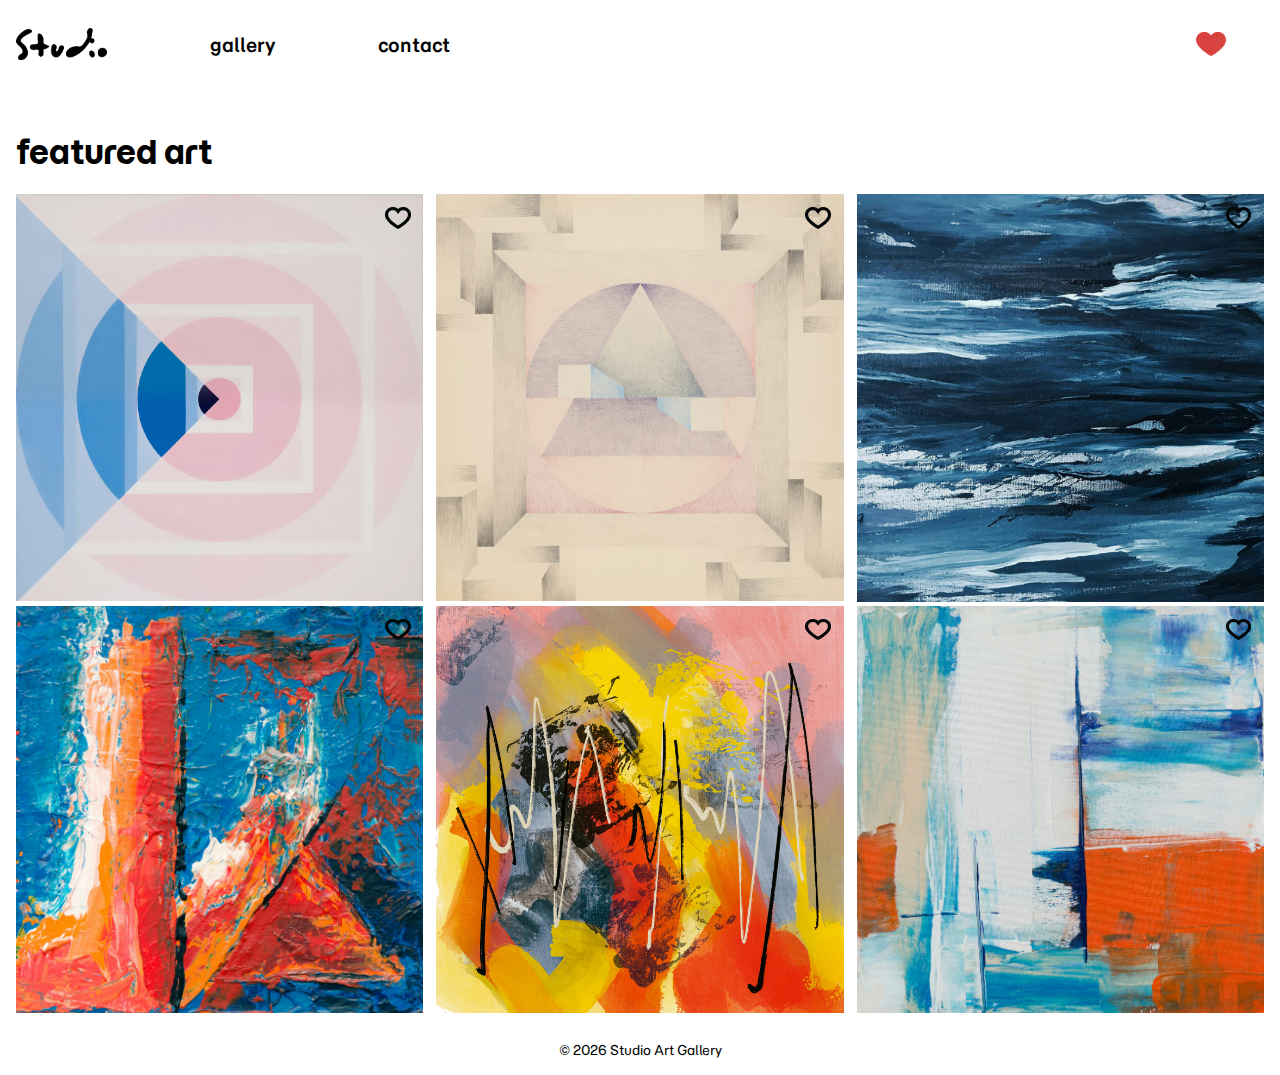
<file: index.html>
<!DOCTYPE html>
<html lang="en">

<head>
  <meta charset="UTF-8">
  <meta name="viewport" content="width=device-width, initial-scale=1.0">
  <title>Studio Art Gallery</title>
  <link rel="stylesheet" href="css/main.css">

  <!-- Fonts -->
  <link rel="preconnect" href="https://fonts.googleapis.com">
  <link rel="preconnect" href="https://fonts.gstatic.com" crossorigin>
  <link
    href="https://fonts.googleapis.com/css2?family=Momo+Trust+Display&family=Momo+Trust+Sans:wght@200..800&display=swap"
    rel="stylesheet">
  <script src="js/script.js" defer></script>
</head>

<body>
  <header>
    <nav class="site-nav">
      <a href="index.html"><img class="logo" src="img/logo.png" alt="Logo"></a>
      <ul>
        <li><a href="index.html">gallery</a></li>
        <li><a href="#">contact</a></li>
        <li><a href="favorites.html"><img class="heart-icon" src="img/heart-solid.png" alt="Favorites icon"></a></li>
      </ul>
    </nav>
  </header>
  <main>
    <h1>featured art</h1>
    <section class="art-grid">
      <div class="art-container">
        <a href="artwork.html"><img class="artwork" src="img/artwork-1.jpg" alt="Artwork"></a>
        <img class="heart-outline" data-id="1" data-img="img/artwork-1.jpg" src="img/heart-outline.png"
          alt="Heart icon">
      </div>
      <div class="art-container">
        <a href="#"><img class="artwork" src="img/artwork-2.jpg" alt="Artwork"></a>
        <img class="heart-outline" data-id="2" data-img="img/artwork-2.jpg" src="img/heart-outline.png"
          alt="Heart icon">
      </div>
      <div class="art-container">
        <a href="#"><img class="artwork" src="img/artwork-3.jpg" alt="Artwork"></a>
        <img class="heart-outline" data-id="3" data-img="img/artwork-3.jpg" src="img/heart-outline.png"
          alt="Heart icon">
      </div>
      <div class="art-container">
        <a href="#"><img class="artwork" src="img/artwork-4.jpg" alt="Artwork"></a>
        <img class="heart-outline" data-id="4" data-img="img/artwork-4.jpg" src="img/heart-outline.png"
          alt="Heart icon">
      </div>
      <div class="art-container">
        <a href="#"><img class="artwork" src="img/artwork-5.jpg" alt="Artwork"></a>
        <img class="heart-outline" data-id="5" data-img="img/artwork-5.jpg" src="img/heart-outline.png"
          alt="Heart icon">
      </div>
      <div class="art-container">
        <a href="#"><img class="artwork" src="img/artwork-6.jpg" alt="Artwork"></a>
        <img class="heart-outline" data-id="6" data-img="img/artwork-6.jpg" src="img/heart-outline.png"
          alt="Heart icon">
      </div>
    </section>
  </main>
  <footer>
    <small>&copy; 2026 Studio Art Gallery</small>
  </footer>
</body>

</html>
</file>
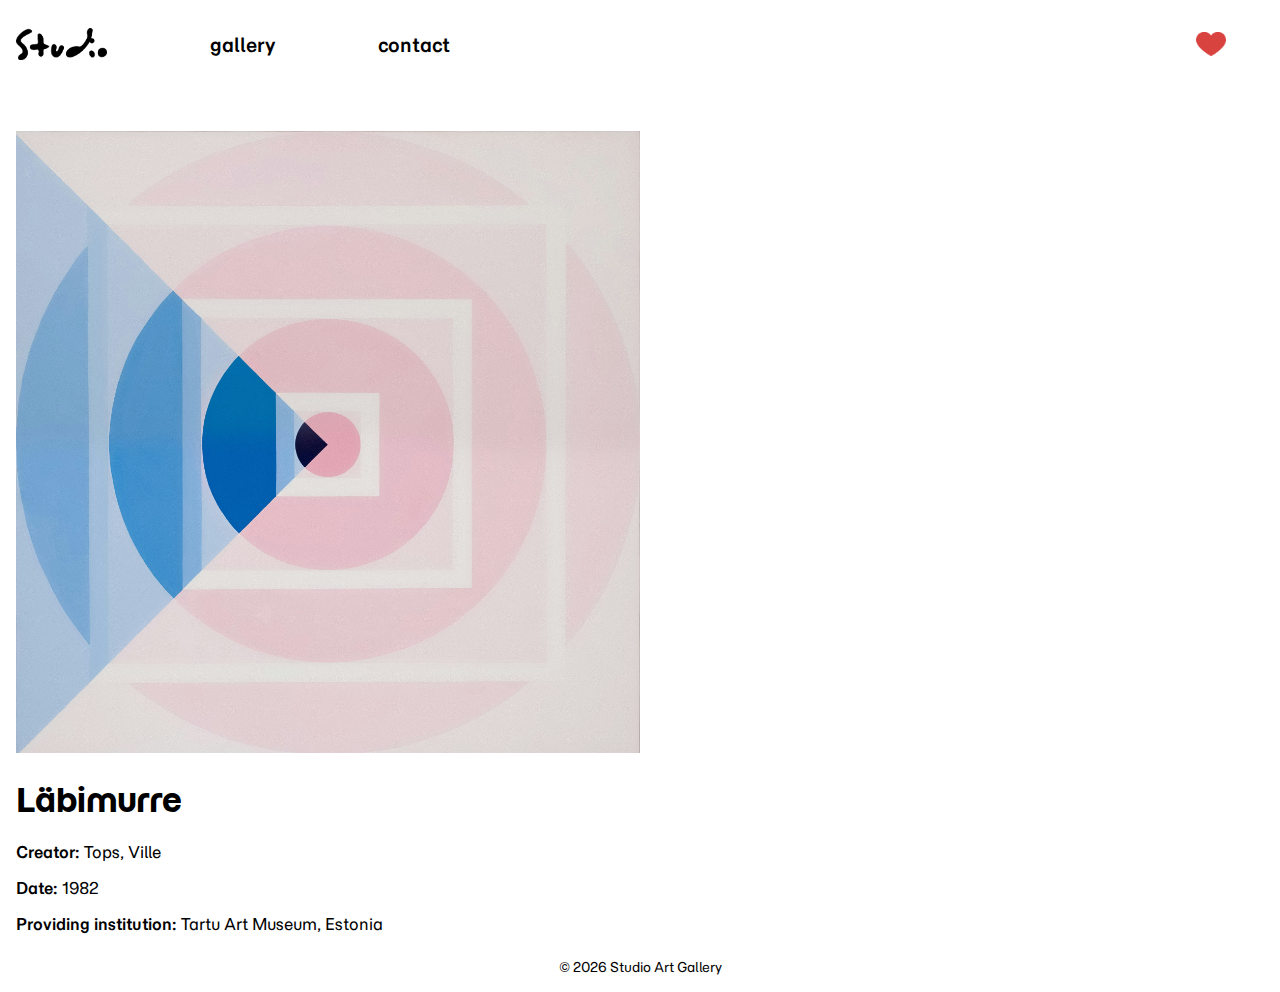
<file: artwork.html>
<!DOCTYPE html>
<html lang="en">

<head>
  <meta charset="UTF-8">
  <meta name="viewport" content="width=device-width, initial-scale=1.0">
  <title>Studio Art Gallery</title>
  <link rel="stylesheet" href="css/main.css">

  <!-- Fonts -->
  <link rel="preconnect" href="https://fonts.googleapis.com">
  <link rel="preconnect" href="https://fonts.gstatic.com" crossorigin>
  <link
    href="https://fonts.googleapis.com/css2?family=Momo+Trust+Display&family=Momo+Trust+Sans:wght@200..800&display=swap"
    rel="stylesheet">
</head>

<body>
  <header>
    <nav class="site-nav">
      <a href="index.html"><img class="logo" src="img/logo.png" alt="Logo"></a>
      <ul>
        <li><a href="index.html">gallery</a></li>
        <li><a href="#">contact</a></li>
        <li><a href="#"><img class="heart-icon" src="img/heart-solid.png" alt="Favorites icon"></a></li>
      </ul>
    </nav>
  </header>
  <main>
    <img class="artwork-1" src="img/artwork-1.jpg" alt="">
    <h1>Läbimurre</h1>
    <p><span class="bold">Creator:</span> Tops, Ville</p>
    <p><span class="bold">Date:</span> 1982</p>
    <p><span class="bold">Providing institution:</span> Tartu Art Museum, Estonia</p>
  </main>
  <footer><small>&copy; 2026 Studio Art Gallery</small></footer>
</body>

</html>
</file>
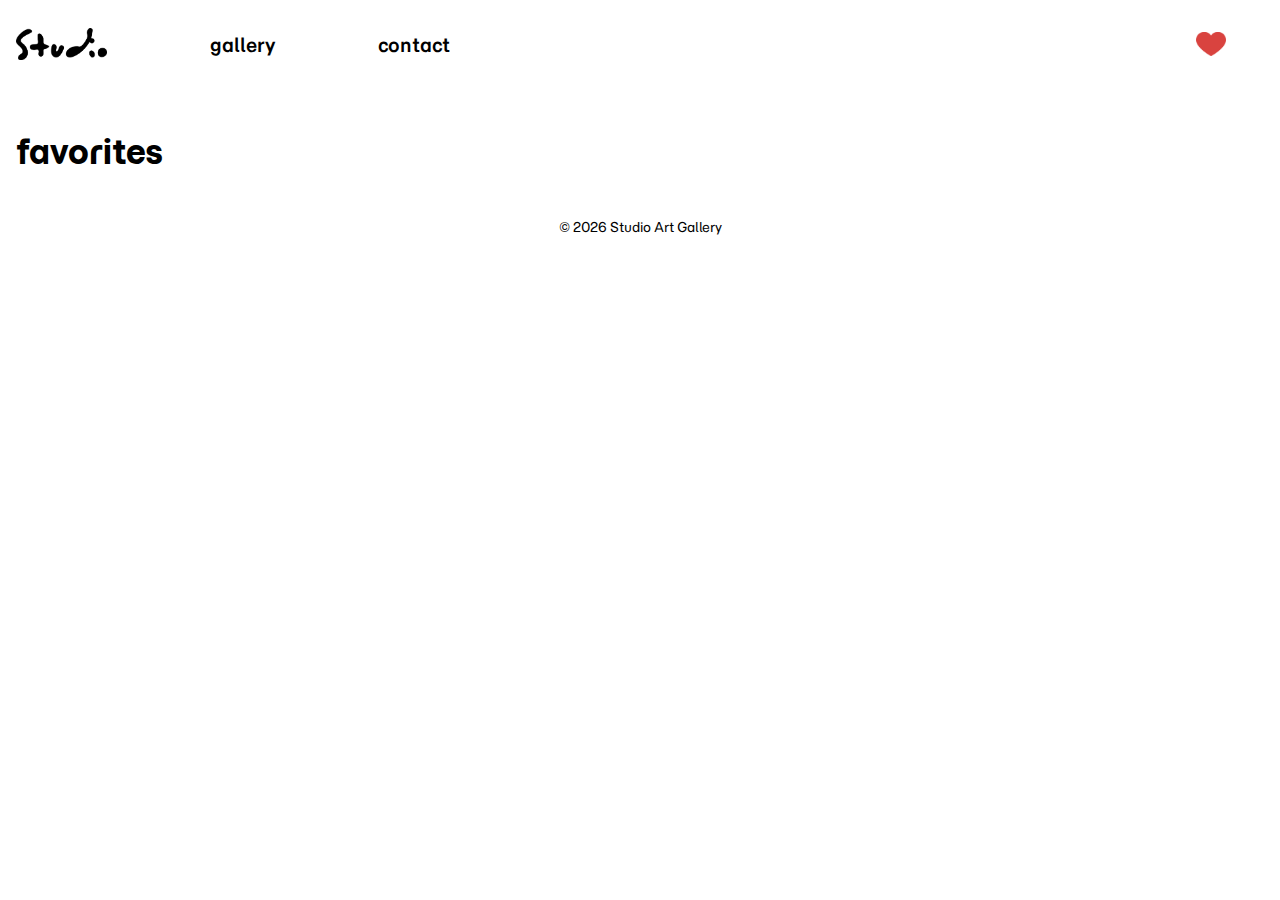
<file: favorites.html>
<!DOCTYPE html>
<html lang="en">

<head>
  <meta charset="UTF-8">
  <meta name="viewport" content="width=device-width, initial-scale=1.0">
  <title>Studio Art Gallery</title>
  <link rel="stylesheet" href="css/main.css">

  <!-- Fonts -->
  <link rel="preconnect" href="https://fonts.googleapis.com">
  <link rel="preconnect" href="https://fonts.gstatic.com" crossorigin>
  <link
    href="https://fonts.googleapis.com/css2?family=Momo+Trust+Display&family=Momo+Trust+Sans:wght@200..800&display=swap"
    rel="stylesheet">
  <script src="js/favorites.js" defer></script>
</head>

<body>
  <header>
    <nav class="site-nav">
      <a href="index.html"><img class="logo" src="img/logo.png" alt="Logo"></a>
      <ul>
        <li><a href="index.html">gallery</a></li>
        <li><a href="#">contact</a></li>
        <li><a href="#"><img class="heart-icon" src="img/heart-solid.png" alt="Favorites icon"></a></li>
      </ul>
    </nav>
  </header>
  <main>
    <h1>favorites</h1>
    <section class="fav-grid"></section>
  </main>
  <footer>
    <small>&copy; 2026 Studio Art Gallery</small>
  </footer>
</body>

</html>
</file>
<file: css/main.css>
body {
	margin: 1rem;
}

/* Text styles */

h1 {
	font-family: "Momo Trust Display", sans-serif;
	font-weight: 400;
	font-style: normal;
}

p,
a,
small {
	font-family: "Momo Trust Sans", sans-serif;
	font-weight: 400;
	font-style: normal;
}

a {
	color: black;
	text-decoration: none;
}

.bold {
	font-weight: 600;
}

/* Header */

header {
	position: sticky;
	top: 0;
	background-color: white;
	margin-bottom: 6vh;
}

.site-nav {
	display: flex;
	align-items: center;
}

.logo {
	height: 2rem;
}

.site-nav ul {
	list-style: none;
	padding-left: 0;
	display: flex;
	flex-grow: 1;
}

.site-nav li {
	margin-left: 8vw;
}

.site-nav a {
	font-size: 1.2rem;
	font-weight: 600;
}

.site-nav li:last-child {
	margin-left: auto;
	margin-right: 3vw;
}

.heart-icon {
	height: 1.5rem;
}

/* Gallery grid (index.html) */

.art-grid {
	display: grid;
	/* Line below is for a responsive grid without media queries */
	/* grid-template-columns: repeat(auto-fit, minmax(14rem, 1fr)); */
	grid-template-columns: 1fr;
}

@media screen and (min-width: 450px) {
	.art-grid {
		grid-template-columns: 1fr 1fr;
		column-gap: 1vw;
	}
}

@media screen and (min-width: 700px) {
	.art-grid {
		grid-template-columns: repeat(3, 1fr);
	}
}

.art-container {
	display: grid;
	grid-template-columns: 1fr;
}

.heart-outline {
	width: 1.6rem;
	grid-area: 1 / 1;
	justify-self: end;
	margin: 1vw;
}

.art-container a {
	grid-area: 1 / 1;
}

.artwork {
	width: 100%;
}

/* Artwork page (artwork.html) */

.artwork-1 {
	width: 50%;
}

/* Favorites page (favorites.html) */

.fav-grid {
	display: grid;
	gap: 1vw;
	grid-template-columns: repeat(auto-fit, minmax(14rem, 1fr));
}

/* Footer */

footer {
	margin-top: 1.5rem;
	display: flex;
	justify-content: center;
}
</file>
